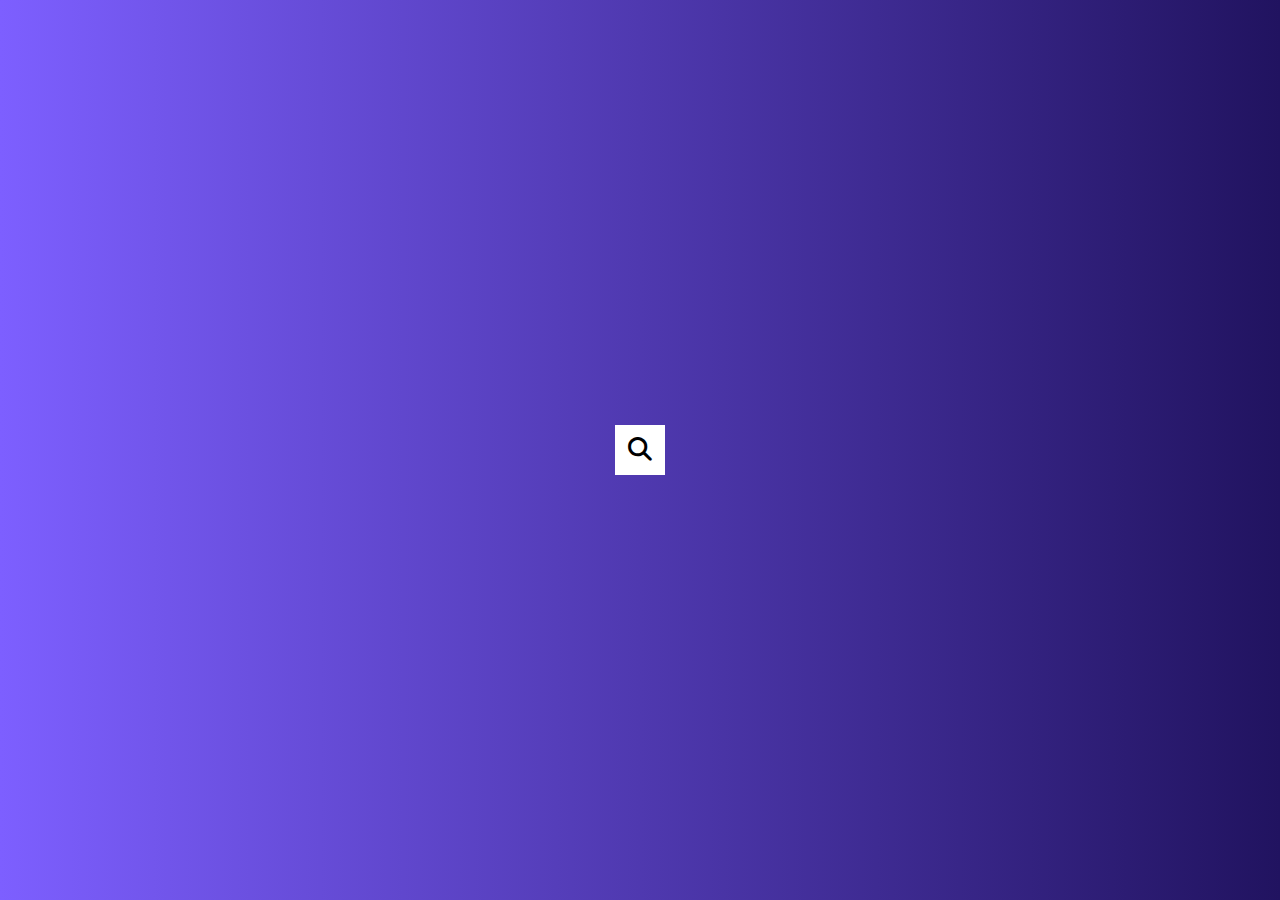
<file: day10_hiddensearch/index.html>
<!DOCTYPE html>
<html lang="en">
  <head>
    <meta charset="UTF-8" />
    <meta name="viewport" content="width=device-width, initial-scale=1.0" />
    <link
      rel="stylesheet"
      href="https://cdnjs.cloudflare.com/ajax/libs/font-awesome/6.2.0/css/all.min.css"
    />
    <link rel="stylesheet" href="style.css" />
    <title>서치바~!</title>
  </head>
  <body>
    <div class="search">
      <input type="text" class="input" placeholder="검색..." />
      <button class="btn">
        <i class="fas fa-search"></i>
      </button>
    </div>
    <script src="script.js"></script>
  </body>
</html>
</file>
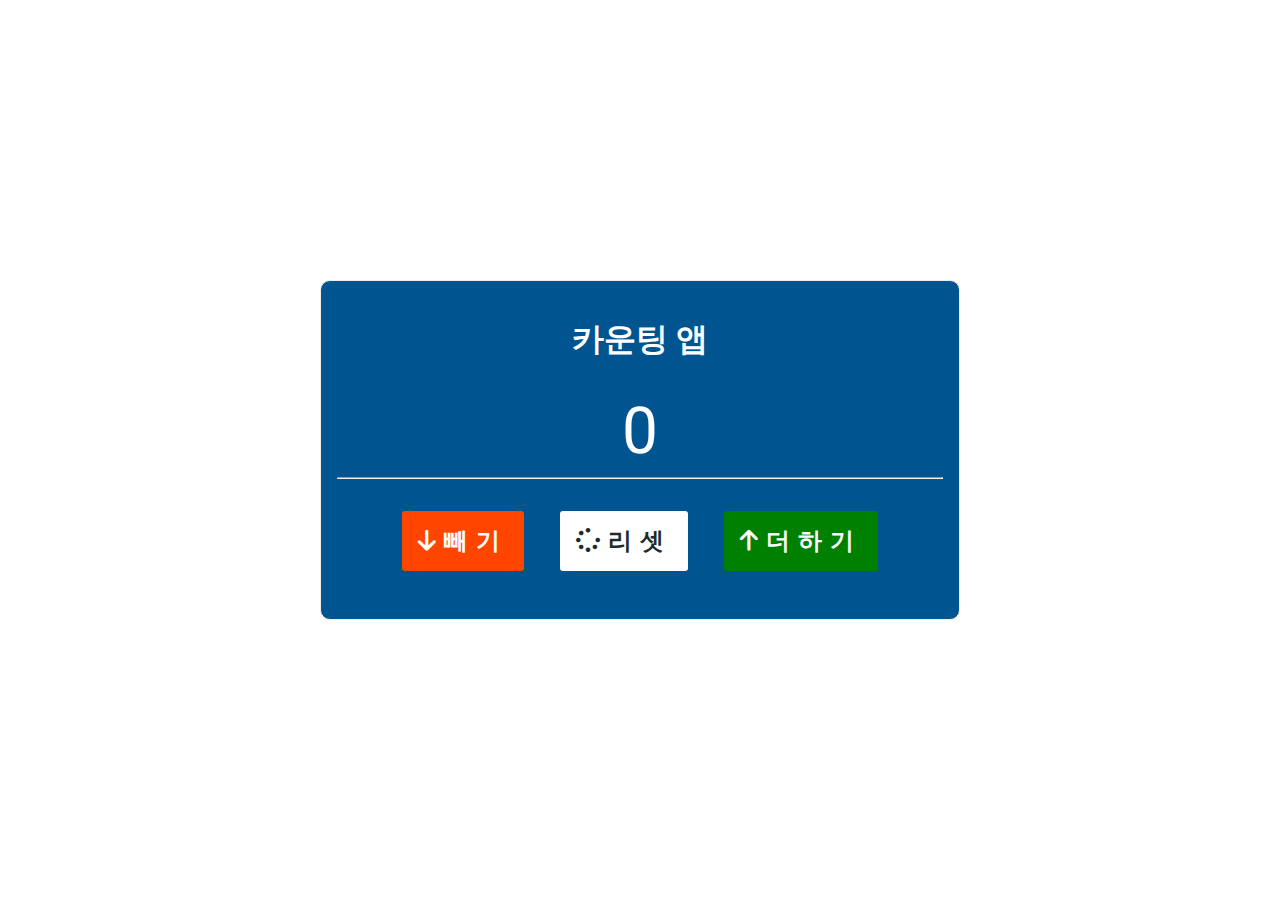
<file: day11_counter_app/index.html>
<!DOCTYPE html>
<html lang="en">
  <head>
    <meta charset="UTF-8" />
    <meta name="viewport" content="width=device-width, initial-scale=1.0" />
    <link
      rel="stylesheet"
      href="https://cdnjs.cloudflare.com/ajax/libs/font-awesome/6.2.0/css/all.min.css"
    />
    <link rel="stylesheet" href="style.css" />
    <title>My Project</title>
  </head>
  <body>
    <div class="container">
      <div class="counter-div">
        <h1>카운팅 앱</h1>
        <span class="count">0</span>
        <hr />
        <div class="buttons">
          <button class="subtract">
            <i class="fas fa-arrow-down subtract">빼기</i>
          </button>
          <button class="reset">
            <i class="fas fa-spinner reset">리셋</i>
          </button>
          <button class="add">
            <i class="fas fa-arrow-up add">더하기</i>
          </button>
        </div>
      </div>
    </div>
    <script src="script.js"></script>
  </body>
</html>
</file>
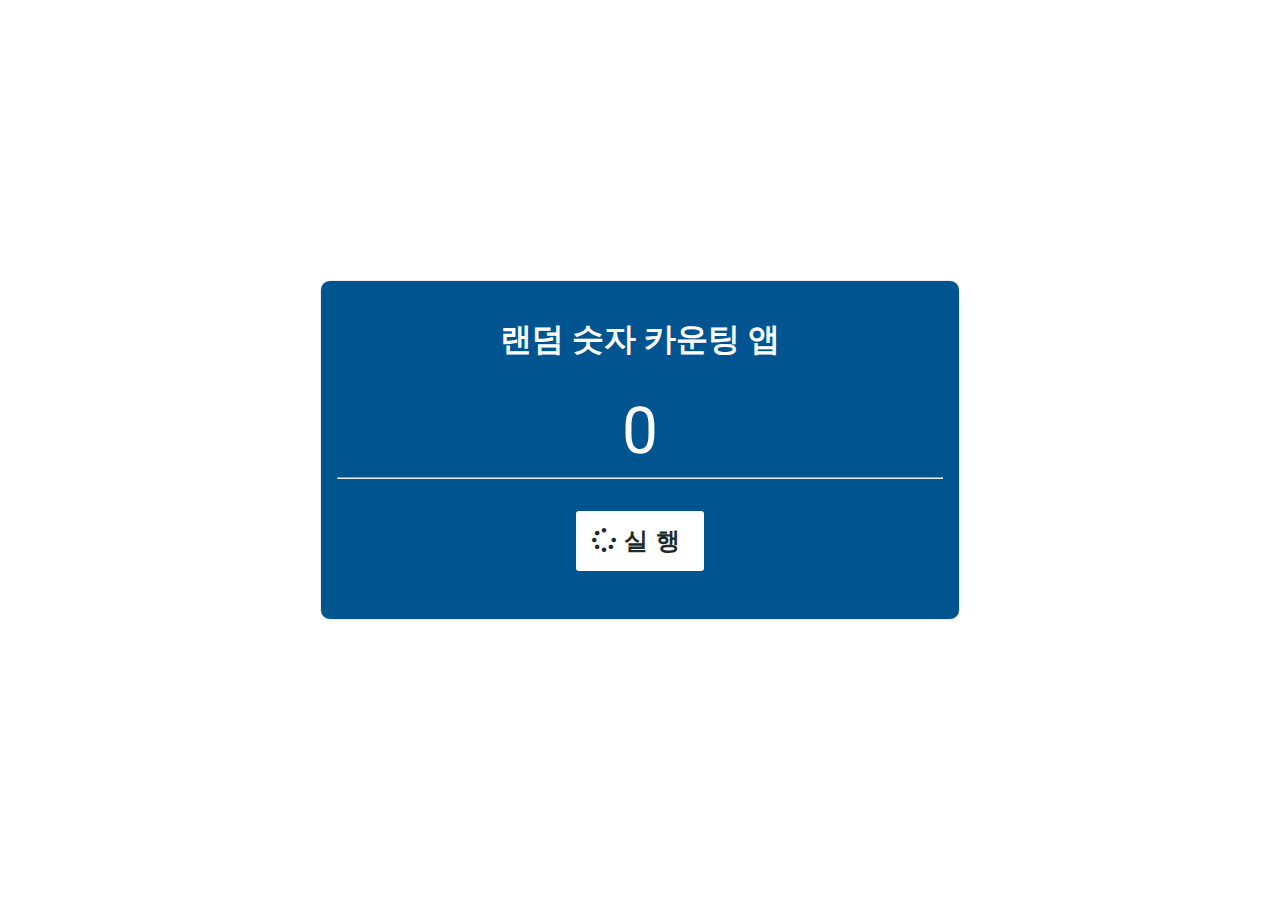
<file: day12_randomcount/index.html>
<!DOCTYPE html>
<html lang="en">
  <head>
    <meta charset="UTF-8" />
    <meta name="viewport" content="width=device-width, initial-scale=1.0" />
    <link
      rel="stylesheet"
      href="https://cdnjs.cloudflare.com/ajax/libs/font-awesome/6.2.0/css/all.min.css"
    />
    <link rel="stylesheet" href="style.css" />
    <title>My Project</title>
  </head>
  <body>
    <div class="container">
      <div class="counter-div">
        <h1>랜덤 숫자 카운팅 앱</h1>
        <span class="count number">0</span>
        <hr />
        <div class="buttons">
          <button class="reset generate">
            <i class="fas fa-spinner reset">실행</i>
          </button>
        </div>
      </div>
    </div>
    <script src="script.js"></script>
  </body>
</html>
</file>
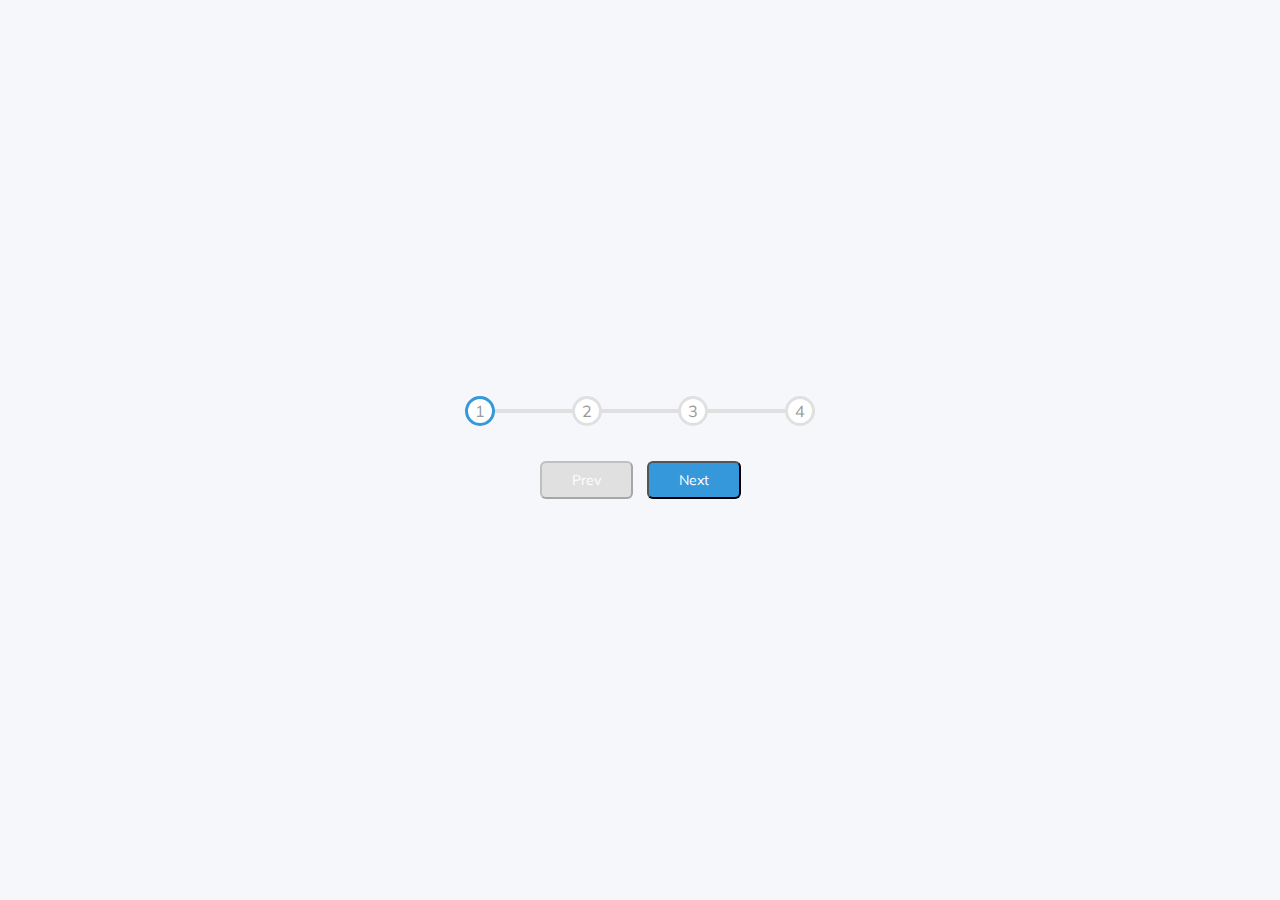
<file: day2/index.html>
<!DOCTYPE html>
<html lang="en">
  <head>
    <meta charset="UTF-8" />
    <meta name="viewport" content="width=device-width, initial-scale=1.0" />
    <link rel="stylesheet" href="style.css" />
    <title>Progress steps</title>
  </head>
  <body>
    <div class="container">
      <div class="progress-container">
        <div class="progress" id="progress"></div>
        <div class="circle active">1</div>
        <div class="circle">2</div>
        <div class="circle">3</div>
        <div class="circle">4</div>
      </div>
      <button class="btn" id="prev" disabled>Prev</button>
      <button class="btn" id="next">Next</button>

    </div>
    <script src="script.js"></script>
  </body>
</html>
</file>
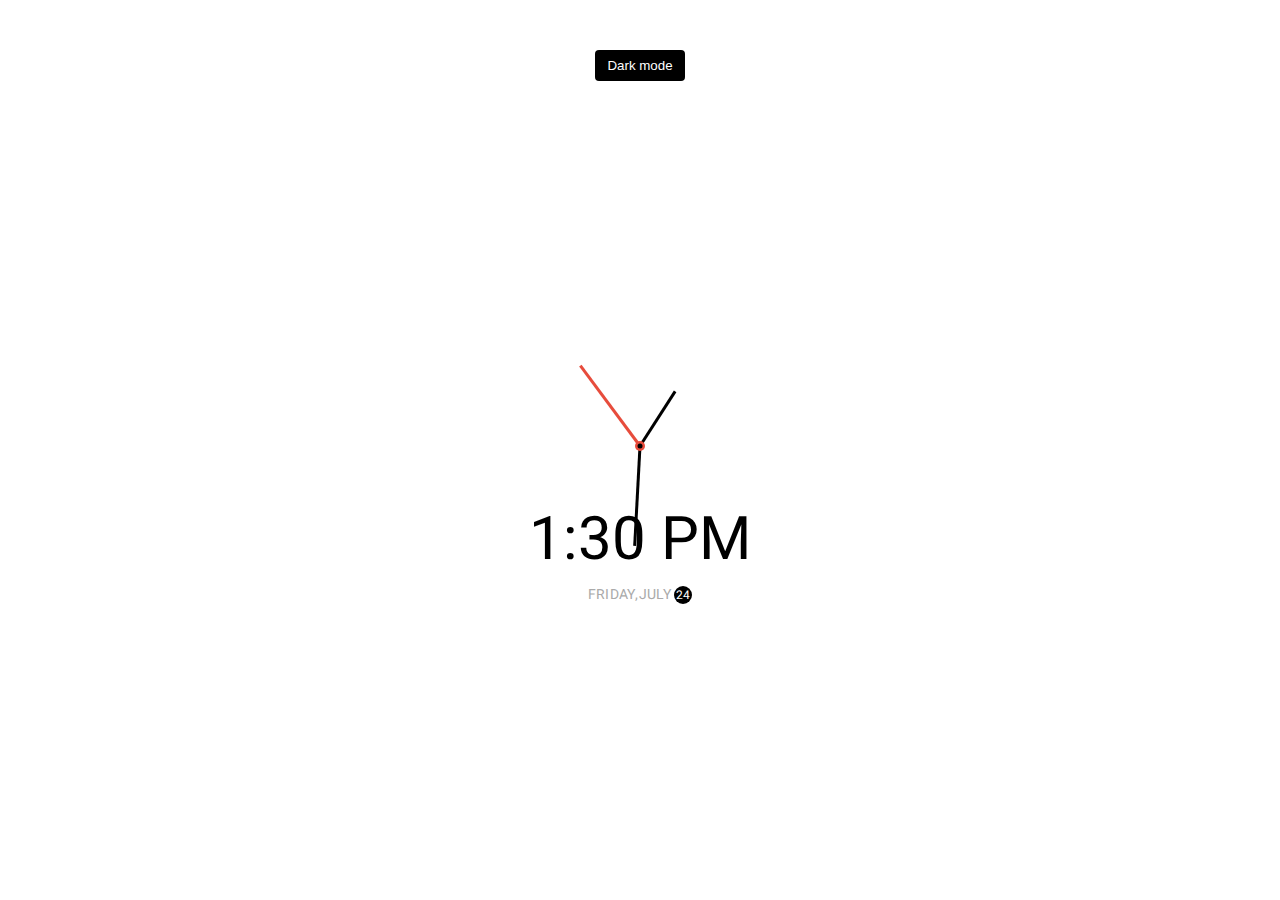
<file: day4_darkmode_clock/index.html>
<!DOCTYPE html>
<html lang="en">
  <head>
    <meta charset="UTF-8" />
    <meta name="viewport" content="width=device-width, initial-scale=1.0" />
    <link rel="stylesheet" href="style.css" />
    <title>나만의 시계</title>
  </head>
  <body>
    <button class="toggle">Dark mode</button>
    <div class="clock-container">
      <div class="clock">
        <div class="needle hour"></div>
        <div class="needle minute"></div>
        <div class="needle second"></div>
        <div class="center-point"></div>
      </div>
      <div class="time"></div>
      <div class="date">
        <span class="circle"></span>
      </div>
    </div>
    <script src="script.js"></script>
  </body>
</html>
</file>
<file: day10_hiddensearch/style.css>
@import url("https://fonts.googleapis.com/css2?family=Roboto:wght@400;700&display=swap");

* {
  box-sizing: border-box;
}

body {
  background-image: linear-gradient(90deg, #7d5fff, #211360);
  font-family: "Roboto", sans-serif;
  display: flex;
  align-items: center;
  justify-content: center;
  height: 100vh;
  overflow: hidden;
  margin: 0;
}

.search {
  position: relative;
  height: 50px;
}

.search .input {
  background-color: #fff;
  border: 0;
  font-size: 15px;
  padding: 15px;
  height: 50px;
  width: 50px;
  transition: width 0.3s ease;
}

.btn {
  background-color: #fff;
  border: 0;
  font-size: 24px;
  position: absolute;
  top: 0;
  left: 0;
  height: 50px;
  width: 50px;
  transition: transform 0.3s ease;
}

.btn:focus,
.input:focus {
  outline: none;
}

.search.active .input {
  width: 200px;
}

.search.active .btn {
  transform: translate(198px);
}
</file>
<file: day11_counter_app/style.css>
@import url("https://fonts.googleapis.com/css2?family=Roboto:wght@400;700&display=swap");

:root {
  --white: #fff;
  --black: #1c2b2d;
  --blue: #31326f;
  --light-blue: #005490;
  --color-primary: #9d0191;
  --color-sec: #db6400;
  --grey: #eee;
  --dark-grey: #222831;
}
* {
  box-sizing: border-box;
}

body {
  font-family: "Roboto", sans-serif;
  display: flex;
  flex-direction: column;
  align-items: center;
  justify-content: center;
  height: 100vh;
  overflow: hidden;
  margin: 0;
}

.container {
  max-width: 900px;
  margin: 0 auto;
  padding: 0 20px;
  display: flex;
  justify-content: center;
  align-items: center;
  height: 100vh;
}

.counter-div {
  width: 40rem;
  border: 1px solid var(--grey);
  padding: 1rem;
  background-color: var(--light-blue);
  color: var(--white);
  text-align: center;
  border-radius: 10px;
}

.counter-div > * {
  margin-bottom: 2rem;
}

.count {
  font-size: 4rem;
}

.buttons button {
  padding: 1rem;
  margin: 0 1rem;
  font-size: 1.5rem;
  color: var(--white);
  font-weight: 700;
  border: none;
  outline: none;
  border-radius: 3px;
  letter-spacing: 8px;
  cursor: pointer;
}

button.subtract {
  background-color: orangered;
}
button.reset {
  background-color: var(--white);
  color: var(--black);
}
button.add {
  background-color: green;
}
</file>
<file: day12_randomcount/style.css>
@import url("https://fonts.googleapis.com/css2?family=Roboto:wght@400;700&display=swap");

:root {
  --white: #fff;
  --black: #1c2b2d;
  --blue: #31326f;
  --light-blue: #005490;
  --color-primary: #9d0191;
  --color-sec: #db6400;
  --grey: #eee;
  --dark-grey: #222831;
}
* {
  box-sizing: border-box;
}

body {
  font-family: "Roboto", sans-serif;
  display: flex;
  flex-direction: column;
  align-items: center;
  justify-content: center;
  height: 100vh;
  overflow: hidden;
  margin: 0;
}

.container {
  max-width: 900px;
  margin: 0 auto;
  padding: 0 20px;
  display: flex;
  justify-content: center;
  align-items: center;
  height: 100vh;
}

.counter-div {
  width: 40rem;
  border: 1px solid var(--grey);
  padding: 1rem;
  background-color: var(--light-blue);
  color: var(--white);
  text-align: center;
  border-radius: 10px;
}

.counter-div > * {
  margin-bottom: 2rem;
}

.count {
  font-size: 4rem;
}

.buttons button {
  padding: 1rem;
  margin: 0 1rem;
  font-size: 1.5rem;
  color: var(--white);
  font-weight: 700;
  border: none;
  outline: none;
  border-radius: 3px;
  letter-spacing: 8px;
  cursor: pointer;
}

button.subtract {
  background-color: orangered;
}
button.reset {
  background-color: var(--white);
  color: var(--black);
}
button.add {
  background-color: green;
}
</file>
<file: day2/style.css>
@import url('https://fonts.googleapis.com/css2?family=Muli&display=swap');

:root {
  --line-border-fill: #3498db;
  --line-border-empty: #e0e0e0;
}
* {
  box-sizing: border-box;
}

body {
  background-color: #f6f7fb;
  font-family: 'Muli', sans-serif;
  display: flex;
  flex-direction: column;
  align-items: center;
  justify-content: center;
  height: 100vh;
  overflow: hidden;
  margin: 0;
}

.container{
  text-align: center;
}

.progress-container{
  display: flex;
  justify-content: space-between;
  position: relative;
  margin-bottom: 30px;
  min-width: 100%;
  width: 350px;
}

.progress-container::before {
  content: '';
  background-color: var(--line-border-empty);
  position: absolute;
  top: 50%;
  left: 0;
  transform: translateY(-50%);
  height: 4px;
  width: 100%;
  z-index: -1;
}


.progress{
  background-color: var(--line-border-fill);
  position: absolute;
  top: 50%;
  left: 0;
  transform: translateY(-50%);
  height: 4px;
  width: 0%;
  z-index: -1;
  transition: .4s ease;
}

.circle {
  background-color: #fff;
  color: #999;
  border-radius: 50%;
  height: 30px;
  width: 30px;
  display: flex;
  align-items: center;
  justify-content: center;
  border: 3px solid var(--line-border-empty);
  transition: 0.4s ease;
}

.circle.active{
  border-color: var(--line-border-fill);

}

.btn{
  background-color: var(--line-border-fill);
  color: #fff;
  bottom: 0;
  border-radius: 6px;
  cursor: pointer;
  font-family: inherit;
  padding: 8px 30px;
  margin: 5px;
  font-size: 14px;
}

.btn:active{
  transform: scale(0.98);
}
.btn:focus{
  outline: 0;
}

.btn:disabled{
  background-color: var(--line-border-empty);
  cursor: not-allowed;
}
</file>
<file: day4_darkmode_clock/style.css>
@import url("https://fonts.googleapis.com/css?family=Heebo:300&display=swap");

* {
  box-sizing: border-box;
}

:root {
  --primary-color: #000;
  --secondary-color: #fff;
}
html {
  transition: all 0.5s ease-in;
}

/* 이 scope 한정 색깔 */
html.dark {
  --primary-color: #fff;
  --secondary-color: #333;
}

html.dark {
  background-color: #111;
  /* text 색깔 */
  color: var(--primary-color);
}

body {
  font-family: "Heebo", sans-serif;
  display: flex;
  flex-direction: column;
  align-items: center;
  justify-content: center;
  height: 100vh;
  overflow: hidden;
  margin: 0;
}

.toggle {
  cursor: pointer;
  background-color: var(--primary-color);
  border: 0;
  color: var(--secondary-color);
  border-radius: 4px;
  padding: 8px 12px;
  position: absolute;
  top: 50px;
}

.toggle:focus {
  outline: none;
}

.clock-container {
  display: flex;
  flex-direction: column;
  justify-content: space-between;
  align-items: center;
}
.clock {
  position: relative;
  width: 200px;
  height: 200px;
  top: 50px;
}
.needle {
  background-color: var(--primary-color);
  position: absolute;
  top: 50%;
  left: 50%;
  height: 65px;
  width: 3px;
  transform-origin: bottom center;
  transition: all 0.5s ease-in;
}

.needle.hour {
  transform: translate(-50%, -100%) rotate(0deg);
}
.needle.minute {
  transform: translate(-50%, -100%) rotate(0deg);
  height: 100px;
}
.needle.second {
  transform: translate(-50%, -100%) rotate(0deg);
  height: 100px;
  background-color: #e74c3c;
}
/* 원 안에 원 */
.center-point {
  background-color: #e74c3c;
  width: 10px;
  height: 10px;
  position: absolute;
  top: 50%;
  left: 50%;
  transform: translate(-50%, -50%);
  border-radius: 50%;
}
.center-point:after {
  content: "";
  background-color: var(--primary-color);
  width: 5px;
  height: 5px;
  position: absolute;
  top: 50%;
  left: 50%;
  transform: translate(-50%, -50%);
  border-radius: 50%;
}

.time {
  font-size: 60px;
}

.date {
  color: #aaa;
  font-size: 14px;
  letter-spacing: 0.3px;
  text-transform: uppercase;
}

.date .circle {
  background-color: var(--primary-color);
  color: var(--secondary-color);
  border-radius: 50%;
  height: 18px;
  width: 18px;
  display: inline-flex;
  align-items: center;
  justify-content: center;
  line-height: 18;
  transition: all 0.5s ease-in;
  font-size: 12px;
}
</file>
